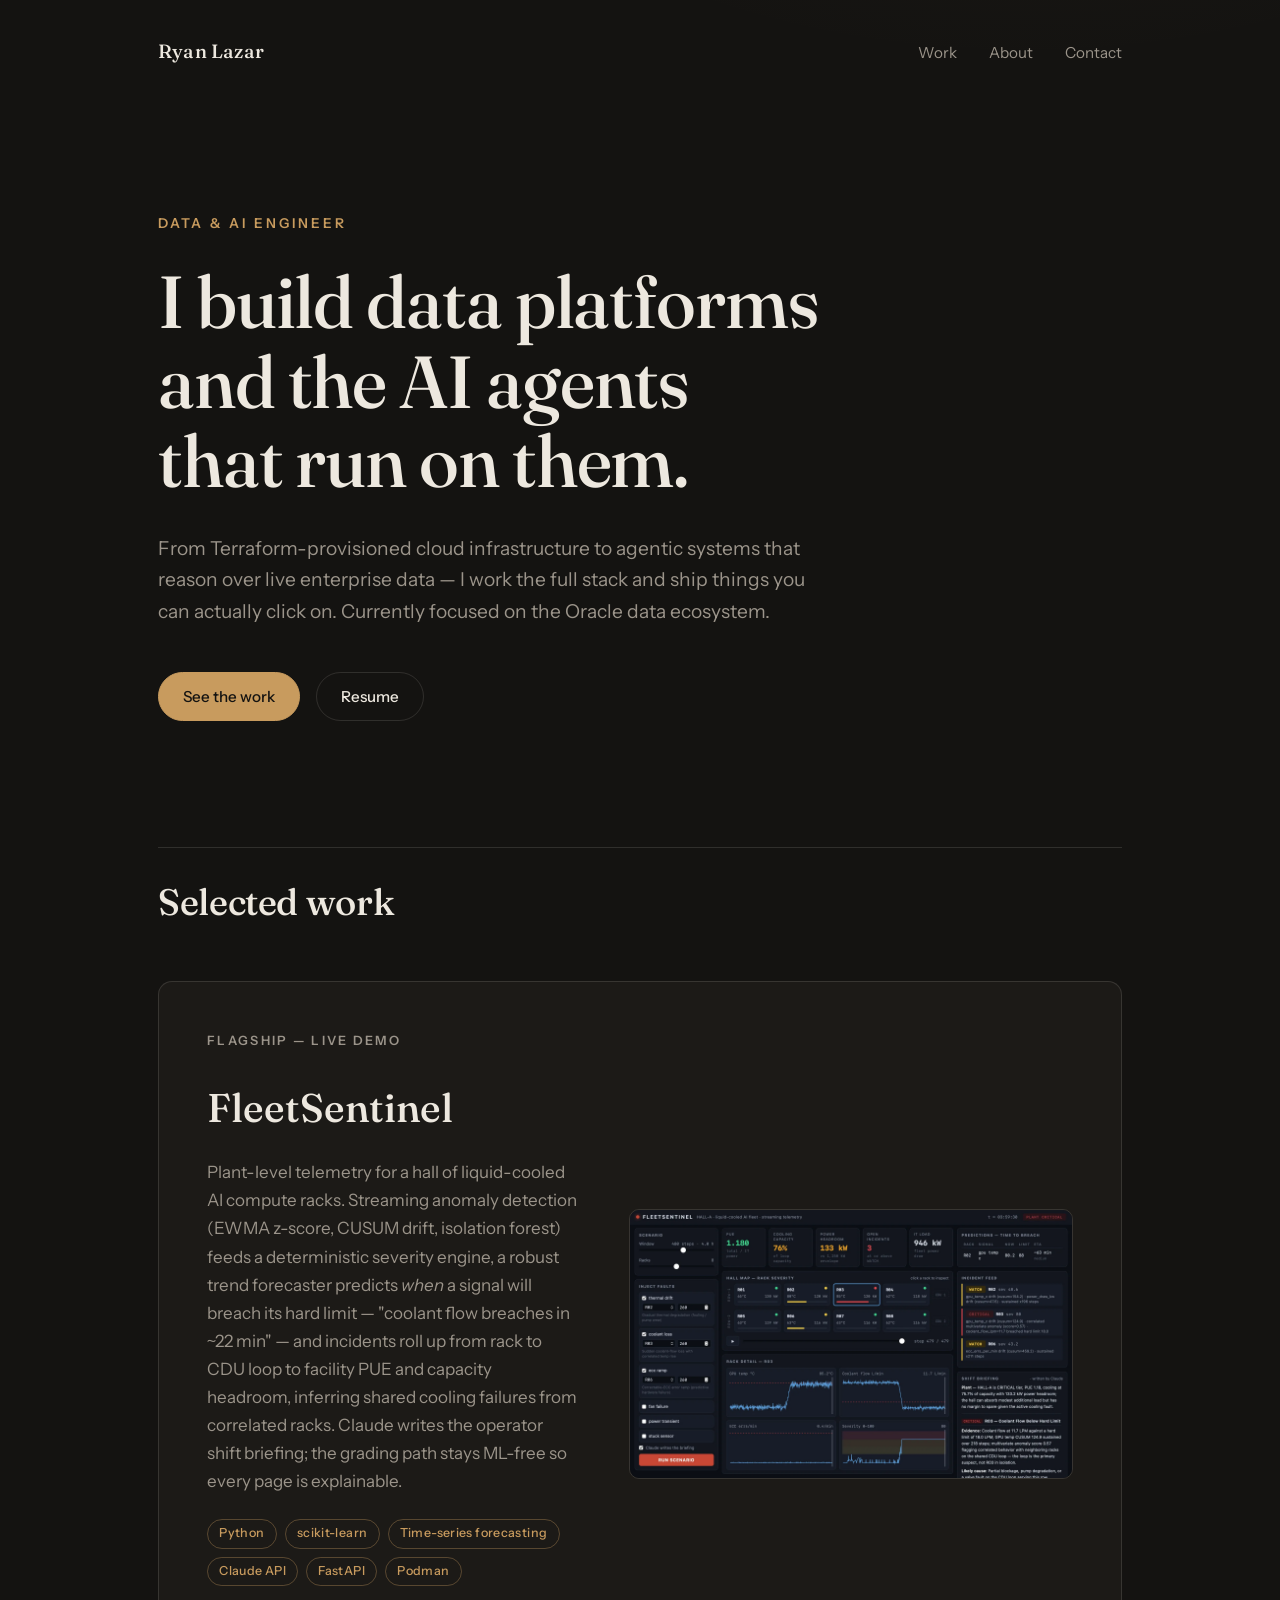
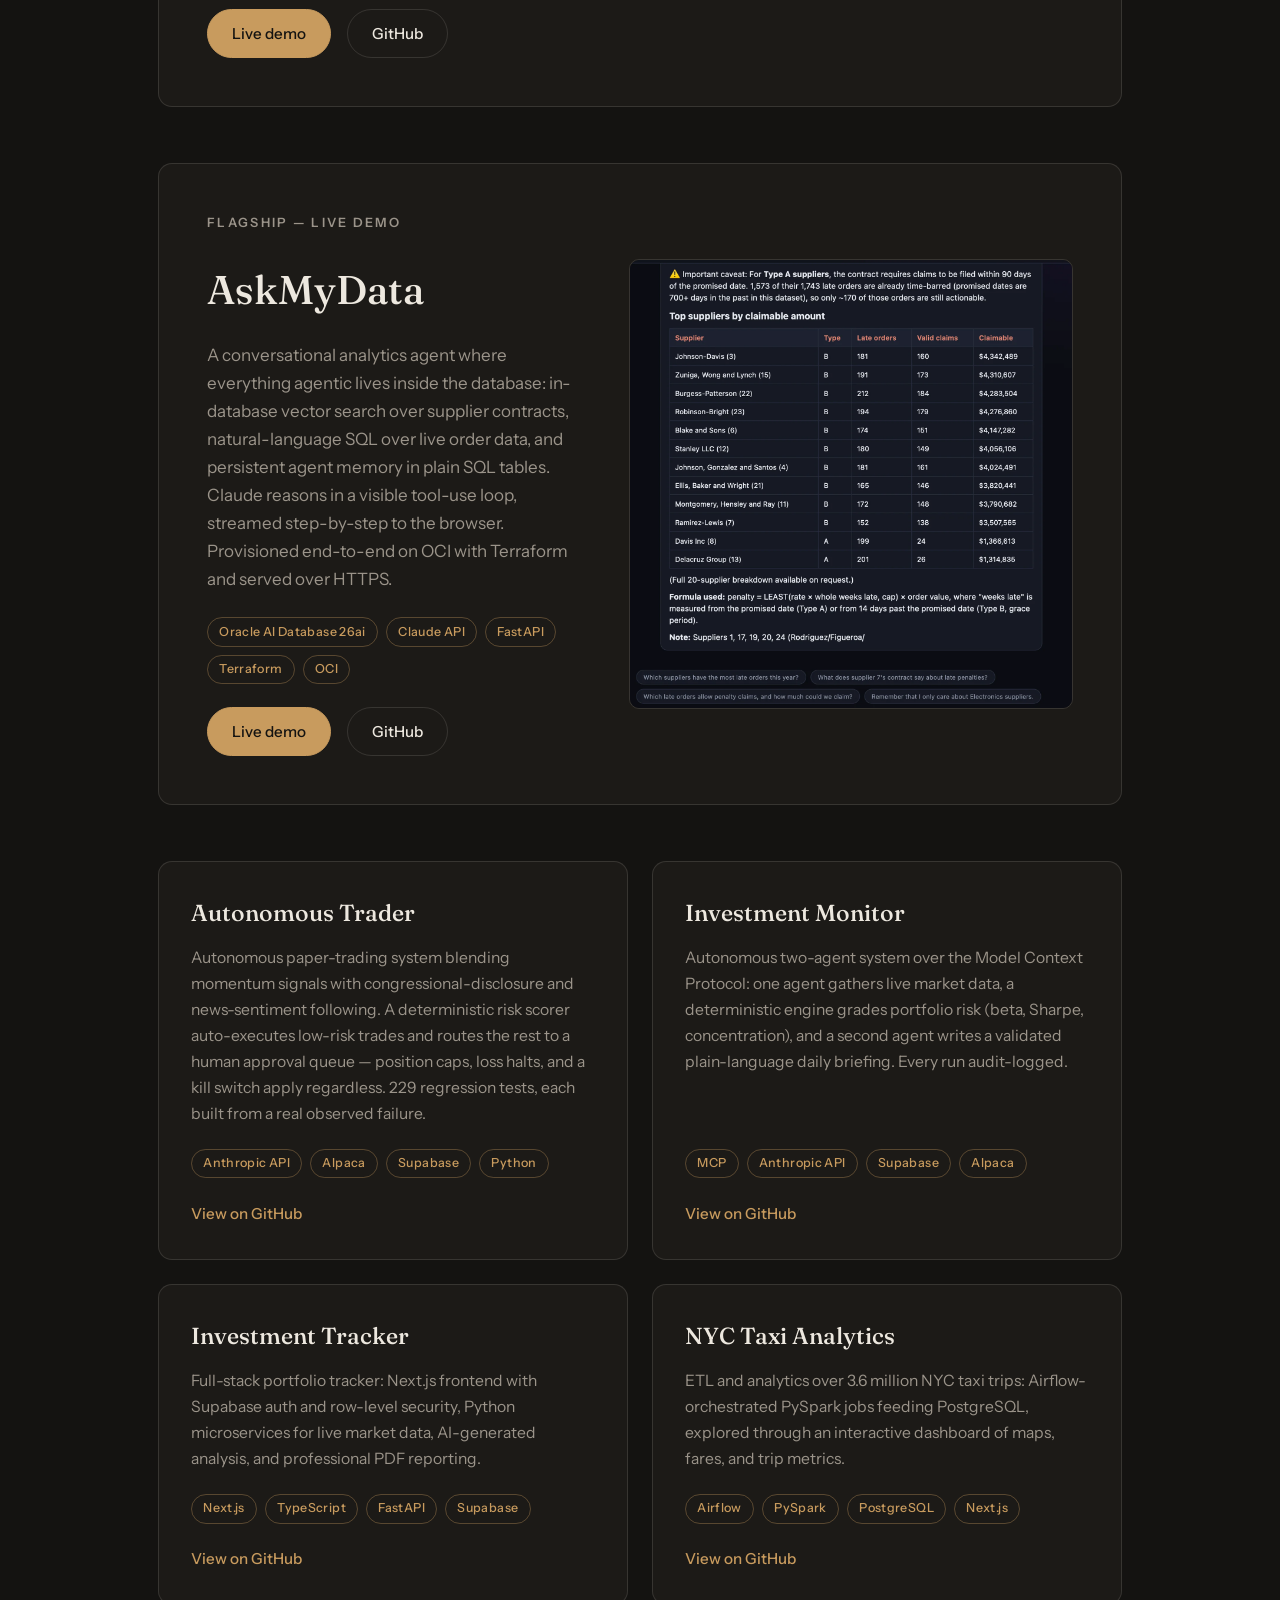
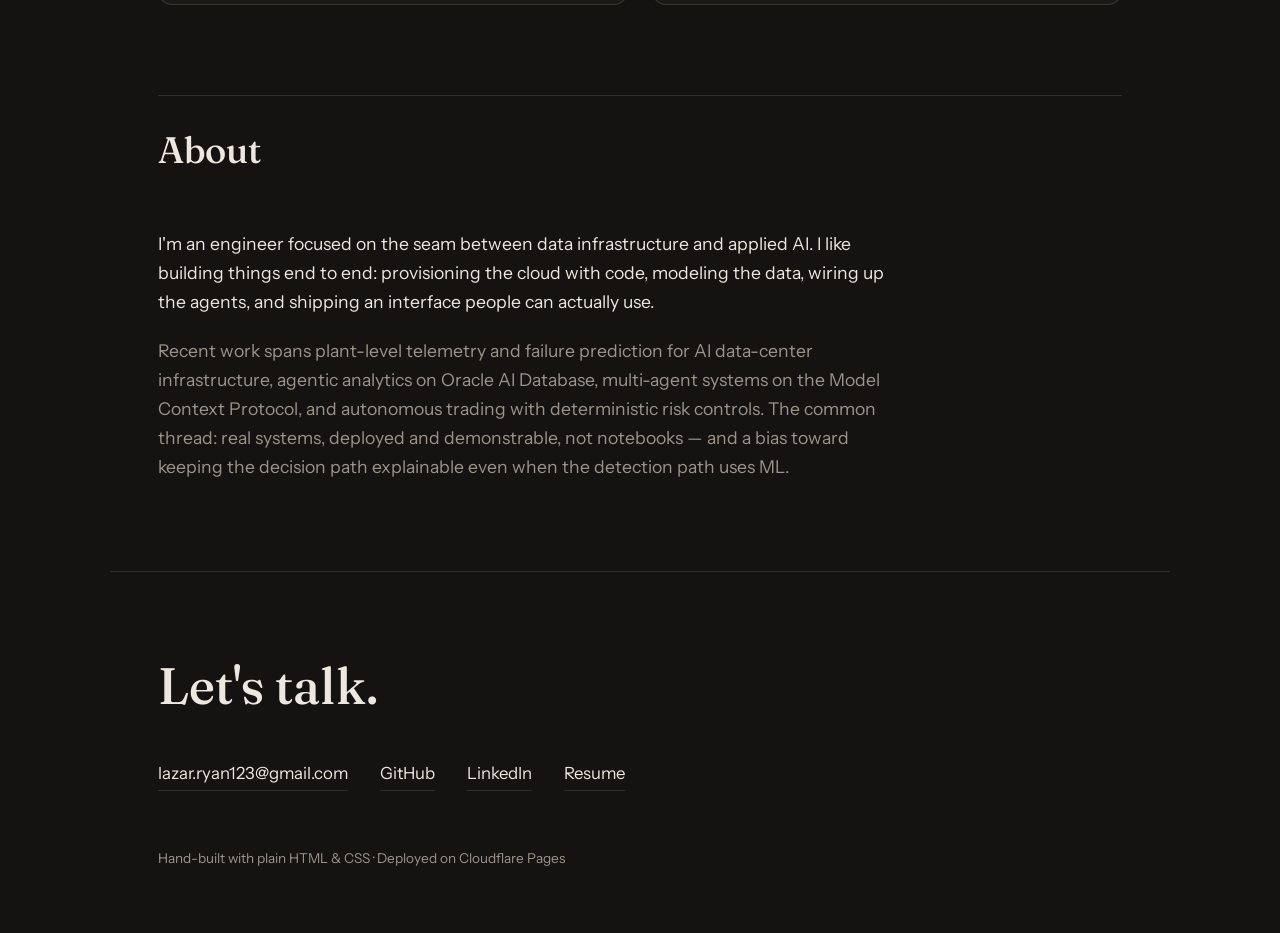
<file: index.html>
<!DOCTYPE html>
<html lang="en">
<head>
  <meta charset="UTF-8">
  <meta name="viewport" content="width=device-width, initial-scale=1.0">
  <title>Ryan Lazar — Data &amp; AI Engineer</title>
  <meta name="description" content="Data & AI engineer building agentic systems on enterprise data platforms — Oracle AI Database, MCP multi-agent systems, clinical ML, and cloud infrastructure as code.">

  <meta property="og:type" content="website">
  <meta property="og:url" content="https://ryanlazar.dev/">
  <meta property="og:title" content="Ryan Lazar — Data & AI Engineer">
  <meta property="og:description" content="I build data platforms and the AI agents that run on them.">
  <meta property="og:image" content="https://ryanlazar.dev/assets/preview.png">
  <meta name="twitter:card" content="summary_large_image">
  <meta name="twitter:image" content="https://ryanlazar.dev/assets/preview.png">

  <link rel="icon" href="assets/favicon.svg" type="image/svg+xml">
  <link rel="preconnect" href="https://fonts.googleapis.com">
  <link rel="preconnect" href="https://fonts.gstatic.com" crossorigin>
  <link href="https://fonts.googleapis.com/css2?family=Fraunces:opsz,wght@9..144,400;9..144,500;9..144,600&family=Instrument+Sans:wght@400;500;600&display=swap" rel="stylesheet">
  <link rel="stylesheet" href="styles.css">
</head>
<body>

  <header class="site-header">
    <span class="wordmark">Ryan Lazar</span>
    <nav>
      <a href="#work">Work</a>
      <a href="#about">About</a>
      <a href="#contact">Contact</a>
    </nav>
  </header>

  <main>
    <section class="hero">
      <p class="eyebrow">Data &amp; AI Engineer</p>
      <h1>I build data platforms<br>and the AI agents<br>that run on them.</h1>
      <p class="lede">
        From Terraform-provisioned cloud infrastructure to agentic systems that reason
        over live enterprise data — I work the full stack and ship things you can
        actually click on. Currently focused on the Oracle data ecosystem.
      </p>
      <div class="hero-links">
        <a class="button primary" href="#work">See the work</a>
        <a class="button" href="assets/resume.pdf?v=20260728" target="_blank" rel="noopener">Resume</a>
      </div>
    </section>

    <section id="work" class="work">
      <h2 class="section-title reveal">Selected work</h2>

      <article class="flagship reveal">
        <div class="flagship-text">
          <p class="project-kicker">Flagship — live demo</p>
          <h3>FleetSentinel</h3>
          <p>
            Plant-level telemetry for a hall of liquid-cooled AI compute racks. Streaming
            anomaly detection (EWMA z-score, CUSUM drift, isolation forest) feeds a
            deterministic severity engine, a robust trend forecaster predicts
            <em>when</em> a signal will breach its hard limit — "coolant flow breaches in
            ~22 min" — and incidents roll up from rack to CDU loop to facility PUE and
            capacity headroom, inferring shared cooling failures from correlated racks.
            Claude writes the operator shift briefing; the grading path stays ML-free so
            every page is explainable.
          </p>
          <ul class="tags">
            <li>Python</li><li>scikit-learn</li><li>Time-series forecasting</li>
            <li>Claude API</li><li>FastAPI</li><li>Podman</li>
          </ul>
          <div class="project-links">
            <a class="button primary" href="https://fleetsentinel.ryanlazar.dev" target="_blank" rel="noopener">Live demo</a>
            <a class="button" href="https://github.com/LazarRyan/fleet-sentinel" target="_blank" rel="noopener">GitHub</a>
          </div>
        </div>
        <a class="flagship-media" href="https://fleetsentinel.ryanlazar.dev" target="_blank" rel="noopener">
          <img src="assets/fleetsentinel.webp" alt="FleetSentinel dashboard showing a data-center hall map with rack severity, time-to-breach predictions, and an operator shift briefing" loading="lazy">
        </a>
      </article>

      <article class="flagship reveal">
        <div class="flagship-text">
          <p class="project-kicker">Flagship — live demo</p>
          <h3>AskMyData</h3>
          <p>
            A conversational analytics agent where everything agentic lives inside the
            database: in-database vector search over supplier contracts, natural-language
            SQL over live order data, and persistent agent memory in plain SQL tables.
            Claude reasons in a visible tool-use loop, streamed step-by-step to the
            browser. Provisioned end-to-end on OCI with Terraform and served over HTTPS.
          </p>
          <ul class="tags">
            <li>Oracle AI Database 26ai</li><li>Claude API</li><li>FastAPI</li>
            <li>Terraform</li><li>OCI</li>
          </ul>
          <div class="project-links">
            <a class="button primary" href="https://askmydata.ryanlazar.dev" target="_blank" rel="noopener">Live demo</a>
            <a class="button" href="https://github.com/LazarRyan/askmydata" target="_blank" rel="noopener">GitHub</a>
          </div>
        </div>
        <a class="flagship-media" href="https://askmydata.ryanlazar.dev" target="_blank" rel="noopener">
          <img src="assets/askmydata.webp" alt="AskMyData answering a penalty-claims question: a ranked table of claimable amounts by supplier, with a caveat that most Type A claims are already time-barred under the contract" loading="lazy">
        </a>
      </article>

      <div class="grid">
        <article class="card reveal">
          <h3>Autonomous Trader</h3>
          <p>
            Autonomous paper-trading system blending momentum signals with
            congressional-disclosure and news-sentiment following. A deterministic risk
            scorer auto-executes low-risk trades and routes the rest to a human approval
            queue — position caps, loss halts, and a kill switch apply regardless.
            229 regression tests, each built from a real observed failure.
          </p>
          <ul class="tags"><li>Anthropic API</li><li>Alpaca</li><li>Supabase</li><li>Python</li></ul>
          <div class="project-links">
            <a class="text-link" href="https://github.com/LazarRyan/AutonomousTrader" target="_blank" rel="noopener">View on GitHub</a>
          </div>
        </article>

        <article class="card reveal">
          <h3>Investment Monitor</h3>
          <p>
            Autonomous two-agent system over the Model Context Protocol: one agent
            gathers live market data, a deterministic engine grades portfolio risk
            (beta, Sharpe, concentration), and a second agent writes a validated
            plain-language daily briefing. Every run audit-logged.
          </p>
          <ul class="tags"><li>MCP</li><li>Anthropic API</li><li>Supabase</li><li>Alpaca</li></ul>
          <div class="project-links">
            <a class="text-link" href="https://github.com/LazarRyan/MCPStockMonitor" target="_blank" rel="noopener">View on GitHub</a>
          </div>
        </article>

        <article class="card reveal">
          <h3>Investment Tracker</h3>
          <p>
            Full-stack portfolio tracker: Next.js frontend with Supabase auth and
            row-level security, Python microservices for live market data, AI-generated
            analysis, and professional PDF reporting.
          </p>
          <ul class="tags"><li>Next.js</li><li>TypeScript</li><li>FastAPI</li><li>Supabase</li></ul>
          <div class="project-links">
            <a class="text-link" href="https://github.com/LazarRyan/investment-tracker" target="_blank" rel="noopener">View on GitHub</a>
          </div>
        </article>

        <article class="card reveal">
          <h3>NYC Taxi Analytics</h3>
          <p>
            ETL and analytics over 3.6 million NYC taxi trips: Airflow-orchestrated
            PySpark jobs feeding PostgreSQL, explored through an interactive dashboard
            of maps, fares, and trip metrics.
          </p>
          <ul class="tags"><li>Airflow</li><li>PySpark</li><li>PostgreSQL</li><li>Next.js</li></ul>
          <div class="project-links">
            <a class="text-link" href="https://github.com/LazarRyan/NYCTaxiData" target="_blank" rel="noopener">View on GitHub</a>
          </div>
        </article>
      </div>
    </section>

    <section id="about" class="about">
      <h2 class="section-title reveal">About</h2>
      <div class="about-body reveal">
        <p>
          I'm an engineer focused on the seam between data infrastructure and applied
          AI. I like building things end to end: provisioning the cloud with code,
          modeling the data, wiring up the agents, and shipping an interface people can
          actually use.
        </p>
        <p>
          Recent work spans plant-level telemetry and failure prediction for AI
          data-center infrastructure, agentic analytics on Oracle AI Database,
          multi-agent systems on the Model Context Protocol, and autonomous trading with
          deterministic risk controls. The common thread: real systems, deployed and
          demonstrable, not notebooks — and a bias toward keeping the decision path
          explainable even when the detection path uses ML.
        </p>
      </div>
    </section>
  </main>

  <footer id="contact" class="site-footer">
    <h2 class="footer-title reveal">Let's talk.</h2>
    <div class="footer-links reveal">
      <a href="mailto:lazar.ryan123@gmail.com">lazar.ryan123@gmail.com</a>
      <a href="https://github.com/LazarRyan" target="_blank" rel="noopener">GitHub</a>
      <a href="https://www.linkedin.com/in/ryan-lazar123/" target="_blank" rel="noopener">LinkedIn</a>
      <a href="assets/resume.pdf?v=20260728" target="_blank" rel="noopener">Resume</a>
    </div>
    <p class="colophon">Hand-built with plain HTML &amp; CSS · Deployed on Cloudflare Pages</p>
  </footer>

  <script src="main.js"></script>
</body>
</html>
</file>
<file: styles.css>
/* ryanlazar.dev — hand-built, no framework */

:root {
  --ink: #141311;
  --ink-2: #1c1a17;
  --ink-3: #242119;
  --paper: #ede8df;
  --muted: #9b948a;
  --bronze: #c89b5e;
  --bronze-dim: #8f6f45;
  --hairline: rgba(237, 232, 223, 0.13);
  --serif: "Fraunces", Georgia, serif;
  --sans: "Instrument Sans", -apple-system, sans-serif;
}

* { margin: 0; padding: 0; box-sizing: border-box; }

html { scroll-behavior: smooth; }

body {
  background: var(--ink);
  color: var(--paper);
  font-family: var(--sans);
  font-size: 1.0625rem;
  line-height: 1.65;
  -webkit-font-smoothing: antialiased;
  /* faint warm vignette so the ink doesn't read flat */
  background-image: radial-gradient(1200px 800px at 80% -10%, rgba(200, 155, 94, 0.06), transparent 60%);
}

main, .site-header, .site-footer {
  max-width: 1060px;
  margin: 0 auto;
  padding-left: clamp(1.25rem, 5vw, 3rem);
  padding-right: clamp(1.25rem, 5vw, 3rem);
}

::selection { background: var(--bronze); color: var(--ink); }

/* ---------- header ---------- */

.site-header {
  display: flex;
  justify-content: space-between;
  align-items: baseline;
  padding-top: 2.25rem;
  padding-bottom: 2.25rem;
}

.wordmark {
  font-family: var(--serif);
  font-size: 1.2rem;
  font-weight: 500;
  letter-spacing: 0.01em;
  white-space: nowrap;
}

.site-header nav { display: flex; gap: 2rem; }

.site-header nav a {
  color: var(--muted);
  text-decoration: none;
  font-size: 0.95rem;
  transition: color 160ms ease;
}
.site-header nav a:hover { color: var(--paper); }

/* ---------- hero ---------- */

.hero { padding: clamp(4rem, 12vh, 8.5rem) 0 clamp(5rem, 14vh, 9rem); }

.eyebrow {
  color: var(--bronze);
  font-size: 0.85rem;
  font-weight: 600;
  letter-spacing: 0.22em;
  text-transform: uppercase;
  margin-bottom: 1.75rem;
}

.hero h1 {
  font-family: var(--serif);
  font-weight: 500;
  font-size: clamp(2.4rem, 6.5vw, 4.6rem);
  line-height: 1.08;
  letter-spacing: -0.015em;
  margin-bottom: 2rem;
}

.lede {
  max-width: 34em;
  color: var(--muted);
  font-size: clamp(1.05rem, 1.6vw, 1.2rem);
  margin-bottom: 2.75rem;
}

.hero-links { display: flex; gap: 1rem; flex-wrap: wrap; }

/* ---------- buttons & links ---------- */

.button {
  display: inline-block;
  padding: 0.7rem 1.5rem;
  border: 1px solid var(--hairline);
  border-radius: 999px;
  color: var(--paper);
  text-decoration: none;
  font-size: 0.95rem;
  font-weight: 500;
  transition: border-color 180ms ease, background 180ms ease, color 180ms ease;
}
.button:hover { border-color: var(--bronze-dim); }

.button.primary {
  background: var(--bronze);
  border-color: var(--bronze);
  color: var(--ink);
}
.button.primary:hover { background: #d8ad72; border-color: #d8ad72; }

.text-link {
  color: var(--bronze);
  text-decoration: none;
  font-size: 0.95rem;
  font-weight: 500;
  border-bottom: 1px solid transparent;
  transition: border-color 160ms ease;
}
.text-link:hover { border-bottom-color: var(--bronze); }

/* ---------- work ---------- */

.section-title {
  font-family: var(--serif);
  font-weight: 500;
  font-size: clamp(1.7rem, 3vw, 2.3rem);
  letter-spacing: -0.01em;
  margin-bottom: 3rem;
  padding-top: 1.5rem;
  border-top: 1px solid var(--hairline);
}

.work { padding-bottom: clamp(4rem, 10vh, 7rem); }

/* flagship */

.flagship {
  display: grid;
  grid-template-columns: minmax(0, 5fr) minmax(0, 6fr);
  gap: clamp(1.75rem, 4vw, 3.5rem);
  align-items: center;
  background: var(--ink-2);
  border: 1px solid var(--hairline);
  border-radius: 14px;
  padding: clamp(1.75rem, 4vw, 3rem);
  margin-bottom: 3.5rem;
}

.project-kicker {
  color: var(--bronze);
  font-size: 0.8rem;
  font-weight: 600;
  letter-spacing: 0.18em;
  text-transform: uppercase;
  margin-bottom: 0.9rem;
}

.flagship h3 {
  font-family: var(--serif);
  font-weight: 500;
  font-size: clamp(1.8rem, 3.4vw, 2.5rem);
  margin-bottom: 1.1rem;
}

.flagship p { color: var(--muted); margin-bottom: 1.5rem; }

.flagship-media {
  display: block;
  border-radius: 10px;
  overflow: hidden;
  border: 1px solid var(--hairline);
  transition: transform 300ms ease, border-color 300ms ease;
}
.flagship-media:hover { transform: translateY(-4px); border-color: var(--bronze-dim); }
.flagship-media img { display: block; width: 100%; height: auto; }

/* project grid */

.grid {
  display: grid;
  grid-template-columns: repeat(2, minmax(0, 1fr));
  gap: 1.5rem;
}

.card {
  background: var(--ink-2);
  border: 1px solid var(--hairline);
  border-radius: 14px;
  padding: 2rem;
  display: flex;
  flex-direction: column;
  transition: transform 300ms ease, border-color 300ms ease;
}
.card:hover { transform: translateY(-4px); border-color: var(--bronze-dim); }

.card h3 {
  font-family: var(--serif);
  font-weight: 500;
  font-size: 1.45rem;
  margin-bottom: 0.8rem;
}

.card p { color: var(--muted); font-size: 0.98rem; margin-bottom: 1.4rem; flex-grow: 1; }

.tags {
  list-style: none;
  display: flex;
  flex-wrap: wrap;
  gap: 0.5rem;
  margin-bottom: 1.4rem;
}

.tags li {
  font-size: 0.78rem;
  font-weight: 500;
  letter-spacing: 0.03em;
  color: var(--bronze);
  border: 1px solid rgba(200, 155, 94, 0.35);
  border-radius: 999px;
  padding: 0.22rem 0.7rem;
}

.project-links { display: flex; gap: 1rem; align-items: center; }

/* ---------- about ---------- */

.about { padding-bottom: clamp(4rem, 10vh, 7rem); }

.about-body {
  max-width: 44em;
  display: grid;
  gap: 1.25rem;
}
.about-body p { color: var(--muted); font-size: 1.1rem; }
.about-body p:first-child { color: var(--paper); }

/* ---------- footer ---------- */

.site-footer {
  border-top: 1px solid var(--hairline);
  padding-top: clamp(3rem, 8vh, 5rem);
  padding-bottom: 4rem;
}

.footer-title {
  font-family: var(--serif);
  font-weight: 500;
  font-size: clamp(2rem, 5vw, 3.2rem);
  margin-bottom: 2rem;
}

.footer-links {
  display: flex;
  flex-wrap: wrap;
  gap: 2rem;
  margin-bottom: 3.5rem;
}

.footer-links a {
  color: var(--paper);
  text-decoration: none;
  font-size: 1.05rem;
  border-bottom: 1px solid var(--hairline);
  padding-bottom: 2px;
  transition: border-color 160ms ease, color 160ms ease;
}
.footer-links a:hover { color: var(--bronze); border-bottom-color: var(--bronze); }

.colophon { color: var(--muted); font-size: 0.85rem; }

/* ---------- reveal on scroll ---------- */

.reveal {
  opacity: 0;
  transform: translateY(18px);
  transition: opacity 600ms ease, transform 600ms ease;
}
.reveal.visible { opacity: 1; transform: none; }

@media (prefers-reduced-motion: reduce) {
  html { scroll-behavior: auto; }
  .reveal { opacity: 1; transform: none; transition: none; }
  .card, .flagship-media { transition: none; }
}

/* ---------- responsive ---------- */

@media (max-width: 760px) {
  .flagship { grid-template-columns: 1fr; }
  .flagship-media { order: -1; }
  .grid { grid-template-columns: 1fr; }
  .site-header {
    flex-direction: column;
    align-items: flex-start;
    gap: 0.9rem;
    padding-top: 1.75rem;
    padding-bottom: 1rem;
  }
  .site-header nav { gap: 1.25rem; }
}
</file>
